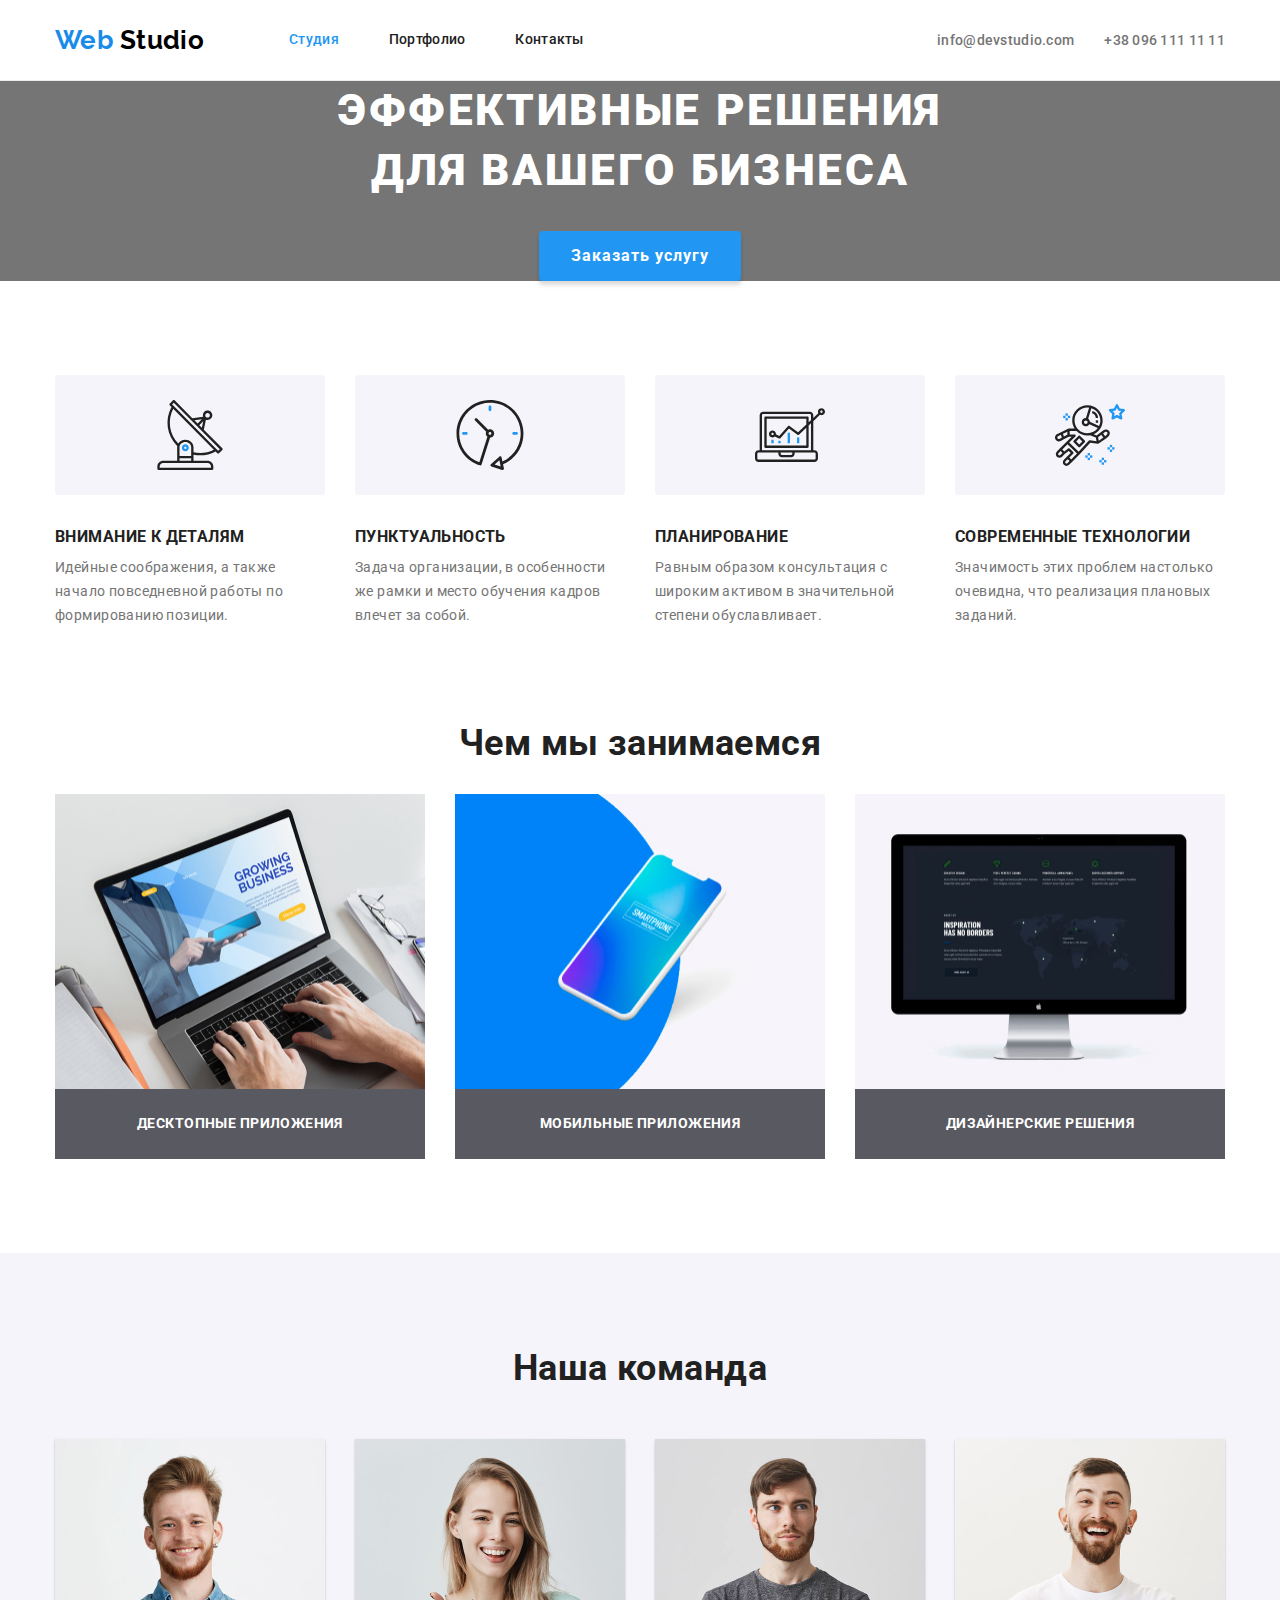
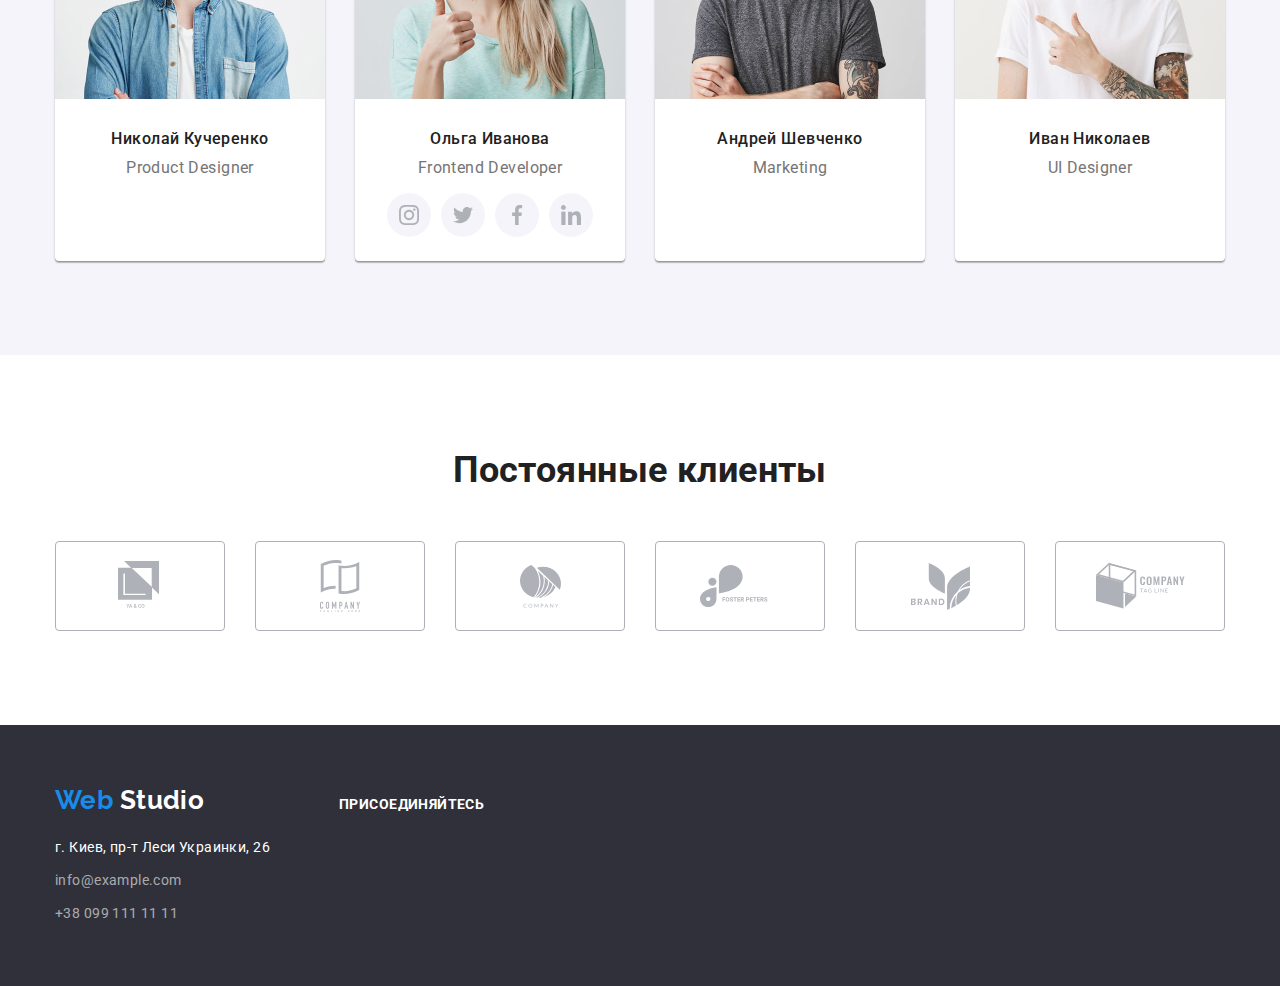
<file: index.html>
<!DOCTYPE html>
<html lang="ru">
  <head>
    <meta charset="UTF-8" />
    <meta name="viewport" content="width=device-width, initial-scale=1.0" />
    <title>Студия</title>
    <link href="https://fonts.googleapis.com/css2?family=Roboto:wght@400;500;700;900&display=swap" rel="stylesheet">
    
    <link
      rel="stylesheet"
      href="https://cdnjs.cloudflare.com/ajax/libs/modern-normalize/0.7.0/modern-normalize.min.css"
    />
    <link rel="stylesheet" href="./css/styles.css" />
  </head>
  <body>
    <!-- Шапка сайта -->
    <header class="header">
      <div class="container">
        <nav class="nav">
          <a class="logo link" href="./index.html" lang="en"
            ><span class="logo-web">Web</span>
            <span class="black-studio">Studio</span></a
          >
          <ul class="nav-list list">
            <li class="item">
              <a class="nav-link current link" href="./index.html">Студия</a>
            </li>
            <li class="item">
              <a class="nav-link link" href="./portfolio.html">Портфолио</a>
            </li>
            <li>
              <a class="nav-link link" href="">Контакты</a>
            </li>
          </ul>
        </nav>
        <address class="address contakt">
          <ul class="contakt-list list">
            <li class="item">
              <a class="contakt-link link" href="mailto:info@devstudio.com"
                >info@devstudio.com</a
              >
            </li>
            <li class="item">
              <a class="contakt-link link" href="tel:+380961111111"
                >+38 096 111 11 11</a
              >
            </li>
          </ul>
        </address>
      </div>
    </header>
    <!-- Оснавная часть -->
    <main>
      <!-- Hero секция -->
      <section class="hero">
        <h1 class="hero-title">
          Эффективные решения<br />
          для вашего бизнеса
        </h1>
        
        <a class="hero-button link" href="">Заказать услугу</a>
      </section>
      <!-- О нас секция -->
      <section class="about section">
        <div class="container">
          <!-- Заголовок h2 скрываем с помощью атрибута hidden -->
          <h2 hidden>О нас</h2>
          <ul class="about-list list">
            <li class="about-item">
              <img
                class="about-icon"
                src="./images/about-icon/antenna-1.svg"
                alt="спутниковая антенна"
              />
              <h3 class="about-name">Внимание к деталям</h3>
              <p class="about-description">
                Идейные соображения, а также начало повседневной работы по
                формированию позиции.
              </p>
            </li>
            <li class="about-item">
              <img
                class="about-icon"
                src="./images/about-icon/clock-2.svg"
                alt="часы"
              />
              <h3 class="about-name">Пунктуальность</h3>
              <p class="about-description">
                Задача организации, в особенности же рамки и место обучения
                кадров влечет за собой.
              </p>
            </li>
            <li class="about-item">
              <img
                class="about-icon"
                src="./images/about-icon/diagram-3.svg"
                alt="диаграмма на компьеютере"
              />
              <h3 class="about-name">Планирование</h3>
              <p class="about-description">
                Равным образом консультация с широким активом в значительной
                степени обуславливает.
              </p>
            </li>
            <li class="about-item">
              <img
                class="about-icon"
                src="./images/about-icon/astronaut-4.svg"
                alt="астронавт"
              />
              <h3 class="about-name">Современные технологии</h3>
              <p class="about-description">
                Значимость этих проблем настолько очевидна, что реализация
                плановых заданий.
              </p>
            </li>
          </ul>
        </div>
      </section>
      <!-- Чем занимаемся секция -->
      <section class="offer section">
        <div class="container">
          <h2 class="offer-title">Чем мы занимаемся</h2>
          <ul class="offer-list list">
            <li class="offer-item">
              <img
                src="./images/what-doing/destkop.jpg"
                alt="пользователь просматривает веб-страницу на ноутбуке"
                width="370"
                height="295"
              />
              <p class="offer-name">Десктопные приложения</p>
            </li>
            <li class="offer-item">
              <img
                src="./images/what-doing/smartphon.jpg"
                alt="смартфон"
                width="370"
                height="295"
              />
              <p class="offer-name">Мобильные приложения</p>
            </li>
            <li class="offer-item">
              <img
                src="./images/what-doing/design.jpg"
                alt="монитор с открытым сайтом"
                width="370"
                height="295"
              />
              <p class="offer-name">Дизайнерские решения</p>
            </li>
          </ul>
        </div>
      </section>
      <!-- Секция Наша команда -->
      <section class="team section">
        <div class="container">
          <h2 class="team-title">Наша команда</h2>
          <ul class="team-list list">
            <li class="team-item">
              <img
                src="./images/team/nikolay-kucherenko.jpg"
                alt="николай кучеренко"
                width="270"
                height="260"
              />
              <h3 class="team-name">Николай Кучеренко</h3>
              <p class="team-position" lang="en">Product Designer</p>
              <ul class="name-social-list list">
                <li>
                  <a href="" target="_blank" aria-label="иконка инстаграма"></a>
                </li>
                <li>
                  <a href="" target="_blank" aria-label="иконка твитера"></a>
                </li>
                <li>
                  <a href="" target="_blank" aria-label="иконка фейсбука"></a>
                </li>
                <li>
                  <a href="" target="_blank" aria-label="иконка ликедина"></a>
                </li>
              </ul>
            </li>
            
            <li class="team-item">
              <img
                src="./images/team/olga-ivanova.jpg"
                alt="ольга иванова"
                width="270"
                height="260"
              />
              <h3 class="team-name">Ольга Иванова</h3>
              <p class="team-position" lang="en">Frontend Developer</p>
              <!-- Сделано временно для визуализации иконки соц.сетей -->
              <ul class="name-social-list list">
                <li class="name-social-item">
                  <a
                    class="link"
                    href=""
                    target="_blank"
                    aria-label="иконка инстаграма"
                    ><img
                      src="./images/social-icon/instagram.svg"
                      alt="иконка инстаграма"
                    />
                  </a>
                </li>
                <li class="name-social-item">
                  <a
                    class="link"
                    href=""
                    target="_blank"
                    aria-label="иконка твитера"
                    ><img
                      src="./images/social-icon/twitter.svg"
                      alt="иконка твитера"
                  /></a>
                </li>
                <li class="name-social-item">
                  <a
                    class="link"
                    href=""
                    target="_blank"
                    aria-label="иконка фейсбука"
                    ><img
                      src="./images/social-icon/facebook.svg"
                      alt="иконка фейсбука"
                  /></a>
                </li>
                <li class="name-social-item">
                  <a
                    class="link"
                    href=""
                    target="_blank"
                    aria-label="иконка ликедина"
                    ><img
                      src="./images/social-icon/linkedin.svg"
                      alt="иконка ликедина"
                  /></a>
                </li>
              </ul>
            </li>
            <li class="team-item">
              <img
                src="./images/team/andrey-shevchenko.jpg"
                alt="андрей шевченко"
                width="270"
                height="260"
              />
              <h3 class="team-name">Андрей Шевченко</h3>
              <p class="team-position" lang="en">Marketing</p>
              <ul class="name-social-list list">
                <li>
                  <a href="" target="_blank" aria-label="иконка инстаграма"></a>
                </li>
                <li>
                  <a href="" target="_blank" aria-label="иконка твитера"></a>
                </li>
                <li>
                  <a href="" target="_blank" aria-label="иконка фейсбука"></a>
                </li>
                <li>
                  <a href="" target="_blank" aria-label="иконка ликедина"></a>
                </li>
              </ul>
            </li>

            <li class="team-item">
              <img
                src="./images/team/ivan-nikolaev.jpg"
                alt="иван николаев"
                width="270"
                height="260"
              />
              <h3 class="team-name">Иван Николаев</h3>
              <p class="team-position" lang="en">UI Designer</p>
              <ul class="name-social-list list">
                <li>
                  <a href="" target="_blank" aria-label="иконка инстаграма"></a>
                </li>
                <li>
                  <a href="" target="_blank" aria-label="иконка твитера"></a>
                </li>
                <li>
                  <a href="" target="_blank" aria-label="иконка фейсбука"></a>
                </li>
                <li>
                  <a href="" target="_blank" aria-label="иконка ликедина"></a>
                </li>
              </ul>
            </li>
          </ul>
        </div>
      </section>
      <!-- Секция Постоянные клиенты -->
      <section class="customers section">
        <div class="container">
          <h2 class="customers-title">Постоянные клиенты</h2>
          <ul class="customers-list list">
            <li class="customers-item">
              <a href="" target="_blank">
                <img
                  src="./images/icon-company/logo-1.svg"
                  alt="логотип компании 1"
                />
              </a>
            </liclass="customers-list>
            <li class="customers-item">
              <a href="" target="_blank"
                ><img
                  src="./images/icon-company/logo-2.svg"
                  alt="логотип компании 2"
              /></a>
            </li>
            <li class="customers-item">
              <a href="" target="_blank"
                ><img
                  src="./images/icon-company/logo-3.svg"
                  alt="логотип компании 3"
              /></a>
            </li>
            <li class="customers-item">
              <a href="" target="_blank"
                ><img
                  src="./images/icon-company/logo-4.svg"
                  alt="логотип компании 4"
              /></a>
            </li>
            <li class="customers-item">
              <a href="" target="_blank"
                ><img
                  src="./images/icon-company/logo-5.svg"
                  alt="логотип компании 5"
              /></a>
            </li>
            <li class="customers-item">
              <a href="" target="_blank"
                ><img
                  src="./images/icon-company/logo-6.svg"
                  alt="логотип компании 6"
              /></a>
            </li>
          </ul>
        </div>
      </section>
    </main>
    <!-- Подвал сайта -->
    <footer class="footer">
      <div class="container">
        <!-- Контакты, div для дальнейшей стилизации-->
        <div class="footer-box">
          <a class="logo link" href="./index.html" lang="en"
            ><span class="logo-web">Web</span>
            <span class="white-studio">Studio</span></a
          >
          <address class="address">
            <a
              class="address-link accent-link link"
              href="https://goo.gl/maps/9TEdyr7UyNeiwYUK7"
              target="_blank"
              >г. Киев, пр-т Леси Украинки, 26</a
            ><br />
            <a
              class="address-mail accent-link link"
              href="mailto:info@example.com"
              >info@example.com</a
            ><br />
            <a class="address-tel accent-link link" href="tel:+380991111111"
              >+38 099 111 11 11</a
            >
          </address>
        </div>
        <!-- Социальные сети, div для дальнейшей стилизации -->
        <div class="footer-box">
          <b class="footer-join">присоединяйтесь</b>
          <ul class="footer-social-icon list">
            <li>
              <a href="" target="_blank" aria-label="иконка инстаграма"></a>
            </li>
            <li>
              <a href="" target="_blank" aria-label="иконка твитера"></a>
            </li>
            <li>
              <a href="" target="_blank" aria-label="иконка фейсбука"></a>
            </li>
            <li>
              <a href="" target="_blank" aria-label="иконка ликедина"></a>
            </li>
          </ul>
        </div>
      </div>
    </footer>
  </body>
</html>
</file>
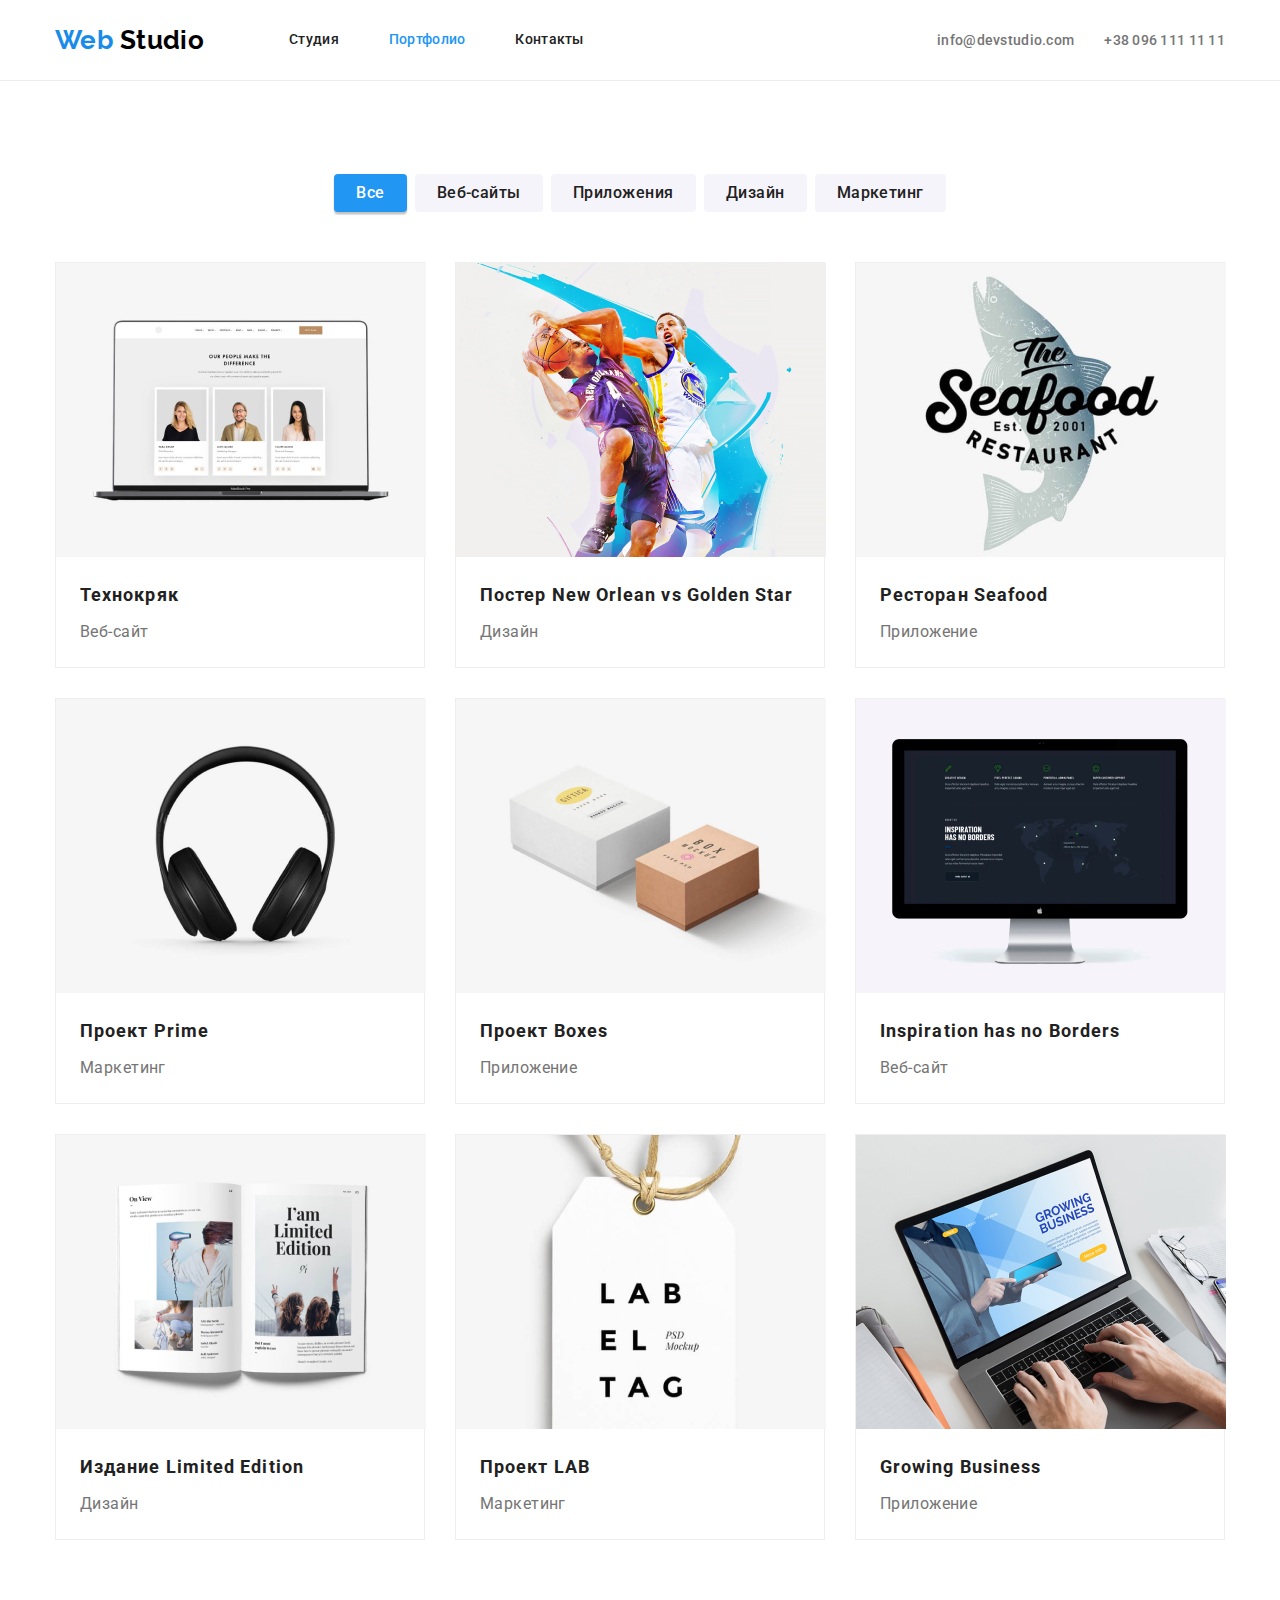
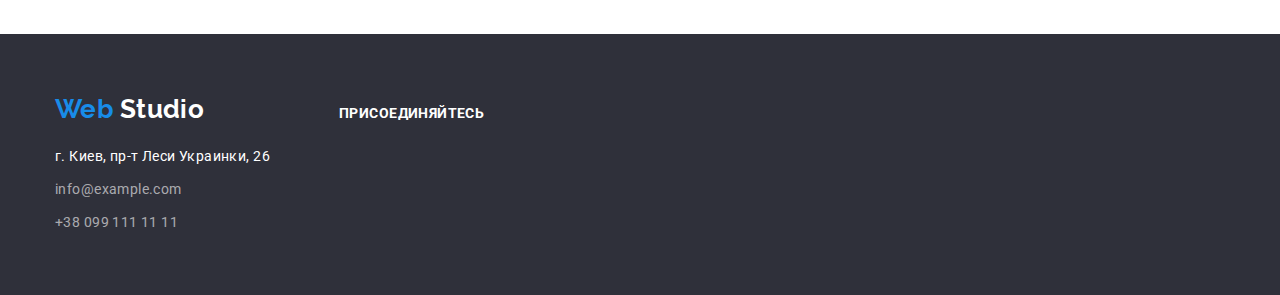
<file: portfolio.html>
<!DOCTYPE html>
<html lang="ru">
  <head>
    <meta charset="UTF-8" />
    <meta name="viewport" content="width=device-width, initial-scale=1.0" />
    <title>Портфолио</title>
    <link
      href="https://fonts.googleapis.com/css2?family=Roboto:wght@400;500;700;900&display=swap"
      rel="stylesheet"
    />
    <link
      rel="stylesheet"
      href="https://cdnjs.cloudflare.com/ajax/libs/modern-normalize/0.7.0/modern-normalize.min.css"
    />
    <link rel="stylesheet" href="./css/styles.css" />
  </head>
  <body>
    <!-- Шапка сайта -->
    <header class="header">
      <div class="container">
        <nav class="nav">
          <a class="logo link" href="./index.html" lang="en"
            ><span class="logo-web">Web</span>
            <span class="black-studio">Studio</span></a
          >
          <ul class="nav-list list">
            <li class="item">
              <a class="nav-link link" href="./index.html">Студия</a>
            </li>
            <li class="item">
              <a class="nav-link current link" href="./portfolio.html"
                >Портфолио</a
              >
            </li>
            <li>
              <a class="nav-link link" href="">Контакты</a>
            </li>
          </ul>
        </nav>
        <address class="address contakt">
          <ul class="contakt-list list">
            <li class="item">
              <a class="contakt-link link" href="mailto:info@devstudio.com"
                >info@devstudio.com</a
              >
            </li>
            <li class="item">
              <a class="contakt-link link" href="tel:+380961111111"
                >+38 096 111 11 11</a
              >
            </li>
          </ul>
        </address>
      </div>
    </header>
    <!-- Оснавная часть -->
    <main>
      <section class="main-portfolio">
        <div class="container">
          <!-- Заголовок h1 скрываем с помощью атрибута hidden -->
          <h1 hidden>Портфолио</h1>
          <div class="filter">
            <ul class="list">
              <li class="filter-item">
                <button class="filter-button current button-all" type="button">
                  Все
                </button>
              </li>
              <li class="filter-item">
                <button class="filter-button button-web" type="button">
                  Веб-сайты
                </button>
              </li>
              <li class="filter-item">
                <button class="filter-button button-app" type="button">
                  Приложения
                </button>
              </li>
              <li class="filter-item">
                <button class="filter-button button-design" type="button">
                  Дизайн
                </button>
              </li>
              <li class="filter-item">
                <button class="filter-button button-marketing" type="button">
                  Маркетинг
                </button>
              </li>
            </ul>
          </div>
          <div class="portfolio">
            <ul class="list">
              <li class="portfolio-item">
                <a class="portfolio-link link" href="">
                  <img
                    src="./images/portfolio/project-1.jpg"
                    alt="интернет сайт"
                    width="370"
                    height="294"
                  />

                  <h2 class="portfolio-name">Технокряк</h2>
                  <p class="portfolio-web">Веб-сайт</p>

                  <p class="portfolio-about">
                    Технокряк это современная площадка распространения
                    коронавируса. Компании используют эту платформу для
                    цифрового шпионажа и атак на защищённые сервера конкурентов.
                  </p>
                </a>
              </li>
              <li class="portfolio-item">
                <a class="portfolio-link link" href="">
                  <img
                    src="./images/portfolio/project-2.jpg"
                    alt="постер с двумя баскетболистами"
                    width="370"
                    height="294"
                  />
                  <h2 class="portfolio-name">
                    Постер <span lang="en">New Orlean vs Golden Star</span>
                  </h2>
                  <p class="portfolio-design">Дизайн</p>
                  <p class="portfolio-about">
                    Технокряк это современная площадка распространения
                    коронавируса. Компании используют эту платформу для
                    цифрового шпионажа и атак на защищённые сервера конкурентов.
                  </p>
                </a>
              </li>
              <li class="portfolio-item">
                <a class="portfolio-link link" href=""
                  ><img
                    src="./images/portfolio/project-3.jpg"
                    alt="эмблема ресторана сифуд"
                    width="370"
                    height="294"
                  />
                  <h2 class="portfolio-name">
                    Ресторан <span lang="en">Seafood</span>
                  </h2>
                  <p class="portfolio-app">Приложение</p>
                  <p class="portfolio-about">
                    Технокряк это современная площадка распространения
                    коронавируса. Компании используют эту платформу для
                    цифрового шпионажа и атак на защищённые сервера конкурентов.
                  </p>
                </a>
              </li>
              <li class="portfolio-item">
                <a class="portfolio-link link" href=""
                  ><img
                    src="./images/portfolio/project-4.jpg"
                    alt="наушники"
                    width="370"
                    height="294"
                  />
                  <h2 class="portfolio-name">
                    Проект <span lang="en">Prime</span>
                  </h2>
                  <p class="portfolio-marketing">Маркетинг</p>
                  <p class="portfolio-about">
                    Технокряк это современная площадка распространения
                    коронавируса. Компании используют эту платформу для
                    цифрового шпионажа и атак на защищённые сервера конкурентов.
                  </p>
                </a>
              </li>
              <li class="portfolio-item">
                <a class="portfolio-link link" href=""
                  ><img
                    src="./images/portfolio/project-5.jpg"
                    alt="два разных коробка"
                    width="370"
                    height="294"
                  />
                  <h2 class="portfolio-name">
                    Проект <span lang="en">Boxes</span>
                  </h2>
                  <p class="portfolio-app">Приложение</p>
                  <p class="portfolio-about">
                    Технокряк это современная площадка распространения
                    коронавируса. Компании используют эту платформу для
                    цифрового шпионажа и атак на защищённые сервера конкурентов.
                  </p>
                </a>
              </li>
              <li class="portfolio-item">
                <a class="portfolio-link link" href=""
                  ><img
                    src="./images/portfolio/project-6.jpg"
                    alt="монитор с открытой интернет страницей"
                    width="370"
                    height="294"
                  />
                  <h2 lang="en" class="portfolio-name">
                    Inspiration has no Borders
                  </h2>
                  <p class="portfolio-web">Веб-сайт</p>
                  <p class="portfolio-about">
                    Технокряк это современная площадка распространения
                    коронавируса. Компании используют эту платформу для
                    цифрового шпионажа и атак на защищённые сервера конкурентов.
                  </p>
                </a>
              </li>
              <li class="portfolio-item">
                <a class="portfolio-link link" href="">
                  <img
                    src="./images/portfolio/project-7.jpg"
                    alt="открытый журнал"
                    width="370"
                    height="294"
                  />
                  <h2 class="portfolio-name">
                    Издание <span lang="en">Limited Edition</span>
                  </h2>
                  <p class="portfolio-design">Дизайн</p>
                  <p class="portfolio-about">
                    Технокряк это современная площадка распространения
                    коронавируса. Компании используют эту платформу для
                    цифрового шпионажа и атак на защищённые сервера конкурентов.
                  </p>
                </a>
              </li>
              <li class="portfolio-item">
                <a class="portfolio-link link" href="">
                  <img
                    src="./images/portfolio/project-8.jpg"
                    alt="фирменная бирка"
                    width="370"
                    height="294"
                  />
                  <h2 class="portfolio-name">
                    Проект <span lang="en">LAB</span>
                  </h2>
                  <p class="portfolio-marketing">Маркетинг</p>
                  <p class="portfolio-about">
                    Технокряк это современная площадка распространения
                    коронавируса. Компании используют эту платформу для
                    цифрового шпионажа и атак на защищённые сервера конкурентов.
                  </p></a
                >
              </li>
              <li class="portfolio-item">
                <a class="portfolio-link link" href="">
                  <img
                    src="./images/portfolio/project-9.jpg"
                    alt="пользователь просматривает веб-страницу на ноутбуке"
                    width="370"
                    height="294"
                  />
                  <h2 lang="en" class="portfolio-name">Growing Business</h2>
                  <p class="portfolio-app">Приложение</p>
                  <p class="portfolio-about">
                    Технокряк это современная площадка распространения
                    коронавируса. Компании используют эту платформу для
                    цифрового шпионажа и атак на защищённые сервера конкурентов.
                  </p>
                </a>
              </li>
            </ul>
          </div>
        </div>
      </section>
    </main>
    <!-- Подвал сайта -->
    <footer class="footer">
      <div class="container">
        <!-- Контакты, div для дальнейшей стилизации-->
        <div class="footer-box">
          <a class="logo link" href="./index.html" lang="en"
            ><span class="logo-web">Web</span>
            <span class="white-studio">Studio</span></a
          >
          <address class="address">
            <a
              class="address-link accent-link link"
              href="https://goo.gl/maps/9TEdyr7UyNeiwYUK7"
              target="_blank"
              >г. Киев, пр-т Леси Украинки, 26</a
            ><br />
            <a
              class="address-mail accent-link link"
              href="mailto:info@example.com"
              >info@example.com</a
            ><br />
            <a class="address-tel accent-link link" href="tel:+380991111111"
              >+38 099 111 11 11</a
            >
          </address>
        </div>
        <!-- Социальные сети, div для дальнейшей стилизации -->
        <div class="footer-box">
          <b class="footer-join">присоединяйтесь</b>
          <ul class="footer-social-icon list">
            <li>
              <a href="" target="_blank" aria-label="иконка инстаграма"></a>
            </li>
            <li>
              <a href="" target="_blank" aria-label="иконка твитера"></a>
            </li>
            <li>
              <a href="" target="_blank" aria-label="иконка фейсбука"></a>
            </li>
            <li>
              <a href="" target="_blank" aria-label="иконка ликедина"></a>
            </li>
          </ul>
        </div>
      </div>
    </footer>
  </body>
</html>
</file>
<file: css/styles.css>
/* Подключение локального шрифта Raleway-700 - latin */
@font-face {
  font-family: 'Raleway';
  font-style: normal;
  font-weight: 700;
  font-display: swap; /* Добавляем вручную свойство для отображения шрифта до загрузки */
  src: local('Raleway Bold'), local('Raleway-Bold'),
    url('../fonts/raleway-v16-latin-700.woff2') format('woff2'),
    /* Chrome 26+, Opera 23+, Firefox 39+ */
      url('../fonts/raleway-v16-latin-700.woff') format('woff'); /* Chrome 6+, Firefox 3.6+, IE 9+, Safari 5.1+ */
}

:root {
  --main-font: 'Roboto', sans-serif;
  --font-logo: 'Raleway', sans-serif;
  --main-title-color: #212121;
  --main-write-color: #ffffff;
  --main-background-color: #ffffff;
  --text-color: #757575;
  --hover-color: #2196f3;
  --background-color: #f5f4fa;
}

/* Цвет вторичный в футере  на иконках rgba(255, 255, 255, 0.6); */

body {
  font-family: var(--main-font);
  font-size: 14px;
  font-weight: 400;
  letter-spacing: 0.03em;
  color: var(--main-title-color);

  background-color: var(--main-background-color);
}
/*                                    Общие сбросы свойств */
/* Убираем точки и отступы в списках */
.list {
  padding: 0;
  margin: 0;
  list-style: none;
}
/* Убираем подчеркивание в ссылках */
.link {
  text-decoration: none;
}
/* Убираем наклонность текста */
.address {
  font-style: normal;
}
/* Убираем эффект 2рх  */
img {
  display: block;
}
/*                                   Наш div.container */
.container {
  margin-left: auto;
  margin-right: auto;
  width: 1200px;
  padding-left: 15px;
  padding-right: 15px;
  /* Линия и фон для проверки */
  /* outline: 1px solid red; */
  /* background-color: yellowgreen; */
}
.section {
  /* Фон для проверки */
  /* background-color: teal; */
}
/*                                       Шапка сайта */

/* "Эффект присутствия на странице */
.nav-link.current {
  color: var(--hover-color);
}
/* Accent эффект */
.nav-link:hover,
.nav-link:focus,
.contakt-link:hover,
.contakt-link:focus {
  color: var(--hover-color);
}
/* Логотип */
.logo {
  font-family: var(--font-logo);
  font-weight: 700;
  font-size: 26px;
  line-height: 1.19;
}
.logo-web {
  color: #188ce8;
}
.black-studio {
  color: #000000;
}
/* Текст */
.nav-link {
  display: block;
  padding-top: 32px;
  padding-bottom: 32px;

  font-weight: 500;
  line-height: 1.14;
  letter-spacing: 0.02em;
  color: var(--main-title-color);
}

.contakt-link {
  font-weight: 500;
  line-height: 1.14;
  letter-spacing: 0.02em;
  color: var(--text-color);
}
.header > .container {
  display: flex;
  justify-content: space-between;
  align-items: center;
}
.nav {
  display: flex;
  align-items: center;
}
.nav-list {
  display: flex;
  margin-left: 85px;
}
.contakt-list {
  display: flex;
}
.nav-list .item:not(:last-child) {
  margin-right: 50px;
}
.contakt-list .item:not(:last-child) {
  margin-right: 30px;
}
.header {
  border-bottom: 1px solid #ececec;
}

/*                                         Студия */

/* Hero */
.hero {
  text-align: center;
  /* Зададим временный фон,чтобы было видно текст */
  background-color: var(--text-color);
}
.hero-title {
  margin-top: 0;
  margin-bottom: 30px;

  font-weight: 900;
  font-size: 44px;
  line-height: 1.36;
  text-align: center;
  letter-spacing: 0.06em;
  text-transform: uppercase;

  color: var(--main-write-color);
}
.hero-button {
  display: inline-block;
  min-width: 200px;

  padding-top: 10px;
  padding-right: 32px;
  padding-bottom: 10px;
  padding-left: 32px;

  border-radius: 4px;
  /* Убираем рамку до выяснения */
  /* border: 1px solid transparent; */
  box-shadow: 0px 4px 4px rgba(0, 0, 0, 0.15);

  font-weight: 700;
  font-size: 16px;
  line-height: 1.88;
  letter-spacing: 0.06em;

  background-color: var(--hover-color);
  color: var(--main-write-color);
}
.hero-button:hover,
.hero-button:focus {
  background-color: #2196f3;
}

/* Секция О нас */

.about-name {
  margin-top: 0;
  margin-bottom: 10px;

  line-height: 1.14;
  text-transform: uppercase;
}
.about-description {
  margin: 0;

  line-height: 1.71;
  color: var(--text-color);
}
.about-icon {
  display: inline-block;
  margin-bottom: 30px;
  border-radius: 4px;

  padding-top: 25px;
  padding-right: 100px;
  padding-bottom: 25px;
  padding-left: 100px;
  background-color: var(--background-color);
}
.about {
  padding-top: 94px;
  padding-bottom: 47px;
}
.about-list {
  display: flex;
  /*  Можно также использовать. вместо то что ниже*/
  /* justify-content: space-between; */
}
.about-item:not(:last-child) {
  margin-right: 30px;
}
.about-item {
}
/*              Чем занимаемся секция */
.offer {
  padding-top: 47px;
  padding-bottom: 94px;
}

.offer-title {
  margin-top: 0;
  margin-bottom: 50;

  font-size: 36px;
  line-height: 1.17;
  text-align: center;
}

.offer-name {
  margin: 0;
  padding-top: 27px;
  padding-bottom: 27px;

  font-weight: 700;
  line-height: 1.14;
  text-align: center;
  text-transform: uppercase;

  /* Зададим временный фон,чтобы было видно текст */
  background-color: rgba(47, 48, 58, 0.8);
  color: var(--main-write-color);
}
.offer-list {
  display: flex;
}
.offer-item:not(:last-child) {
  margin-right: 30px;
}
/* Секция Наша команда */

.team {
  padding-top: 94px;
  padding-bottom: 94px;
  background-color: var(--background-color);
}
.team-list {
  display: flex;
}

.team-item:not(:last-child) {
  margin-right: 30px;
}
.team-title {
  margin-top: 0;
  margin-bottom: 50px;

  font-size: 36px;
  line-height: 1.17;
  text-align: center;
}
.team-item img {
  margin-bottom: 30px;
}
.team-name {
  margin-top: 0;
  margin-bottom: 10px;

  font-weight: 500;
  font-size: 16px;
  line-height: 1.19;
  text-align: center;
}
.team-position {
  margin-top: 0;
  margin-bottom: 16px;

  font-size: 16px;
  line-height: 1.19;
  text-align: center;

  color: var(--text-color);
}
.name-social-list {
  display: flex;
  justify-content: space-between;
  margin-bottom: 24px;
  padding-left: 32px;
  padding-right: 32px;
}
.team-item {
  display: block;
  width: 270px;
  border-radius: 0px 0px 4px 4px;
  box-shadow: 0px 2px 1px rgba(0, 0, 0, 0.2), 0px 1px 1px rgba(0, 0, 0, 0.14),
    0px 1px 3px rgba(0, 0, 0, 0.12);

  background-color: var(--main-background-color);
}
/* Сделано временно в одной карточке для визуализации */
.name-social-item {
  display: inline-block;
  width: 44px;
  height: 44px;
  padding: 12px;
  border-radius: 50%;
  /* Временный фон */
  background-color: var(--background-color);
}
/* Секция Постоянные клиенты */
.customers {
  padding-top: 94px;
  padding-bottom: 94px;
}
.customers-title {
  margin-top: 0;
  margin-bottom: 50px;

  font-size: 36px;
  line-height: 1.17;
  text-align: center;
}
.customers-list {
  display: flex;
  justify-content: space-between;
}
.customers-item {
  display: flex;
  justify-content: center;
  align-items: center;

  width: 170px;
  height: 90px;
  border: 1px solid #afb1b8;
  border-radius: 4px;
  background-color: var(--main-background-color);
}
.customers-item:hover,
.customers-item:focus {
  border-color: var(--hover-color);
}

/*                                Секция Портфолио */
.main-portfolio {
  padding-top: 93px;
  margin-bottom: 94px;
}

.filter-button:hover,
.filter-button:focus {
  background-color: var(--hover-color);
  color: var(--main-write-color);
  box-shadow: 0px 2px 2px rgba(0, 0, 0, 0.12), 0px 1px 2px rgba(0, 0, 0, 0.08),
    0px 3px 1px rgba(0, 0, 0, 0.1);
  border-color: transparent;
}
.filter-button.current {
  background-color: var(--hover-color);
  color: var(--main-write-color);
  box-shadow: 0px 2px 2px rgba(0, 0, 0, 0.12), 0px 1px 2px rgba(0, 0, 0, 0.08),
    0px 3px 1px rgba(0, 0, 0, 0.1);
  border-color: transparent;
}

.filter-button {
  border-width: 0;
  padding-top: 6px;
  padding-right: 22px;
  padding-bottom: 6px;
  padding-left: 22px;
  margin: 0;
  outline: none;

  font-weight: 500;
  font-size: 16px;
  line-height: 1.63;
  letter-spacing: 0.03em;
  text-align: center;

  background-color: var(--background-color);
  color: var(--main-title-color);

  border-radius: 4px;
  border-color: transparent;
  cursor: pointer;
}
.filter .filter-item:not(:last-child) {
  margin-right: 8px;
}
.filter > .list {
  display: flex;
  justify-content: center;
  margin-bottom: 50px;
}

.portfolio-name {
  margin-top: 0;
  margin-bottom: 4px;
  padding-left: 24px;
  font-size: 18px;
  line-height: 2;
  letter-spacing: 0.06em;

  color: var(--main-title-color);
}
.portfolio-web,
.portfolio-design,
.portfolio-app,
.portfolio-marketing {
  margin-top: 0;
  margin-bottom: 20px;
  padding-left: 24px;

  font-size: 16px;
  line-height: 1.88;

  color: var(--text-color);
}

.portfolio > .list {
  display: flex;
  flex-wrap: wrap;
}

.portfolio-item img {
  margin-bottom: 20px;
}
.portfolio-link {
  display: block;
  width: 370px;
  border: 1px solid #eeeeee;
}
/* Кроме каждого третьего */
.portfolio-item:not(:nth-child(3n)) {
  margin-right: 30px;
}
/* Кроме трех  последних с конца */
.portfolio-item:not(:nth-last-child(-n + 3)) {
  margin-bottom: 30px;
}
.portfolio-about {
  /* Временно спрячем */
  display: none;

  font-size: 18px;
  line-height: 1.56;
  /* Добавляем фон временно для видимости текста */
  background: rgba(33, 150, 243, 0.9);
  color: var(--main-write-color);
}

/*                                          Подвал сайта */
/* Добавляем фон для видимости текста */
.footer {
  background-color: #2f303a;
  padding-top: 60px;
  padding-bottom: 60px;
}
.white-studio {
  color: var(--main-write-color);
}

.address-link {
  line-height: 1.71;
  color: var(--main-write-color);
}

.address-mail,
.address-tel {
  line-height: 1.71;
  color: rgba(255, 255, 255, 0.6);
}

.footer-join {
  display: inline-block;
  margin-bottom: 20px;

  line-height: 1.14;
  color: var(--main-write-color);
  text-transform: uppercase;
}

.accent-link:hover,
.accent-link:focus {
  color: var(--hover-color);
}
.footer .container {
  display: flex;

  align-items: baseline;
}
.footer .logo {
  display: inline-block;
  margin-bottom: 20px;
}
.address .link {
  display: inline-block;
}
.address .link:not(:last-child) {
  margin-bottom: 9px;
}
.footer-box:not(:last-child) {
  margin-right: 69px;
}
.footer-social-icon {
  display: flex;
}
</file>
